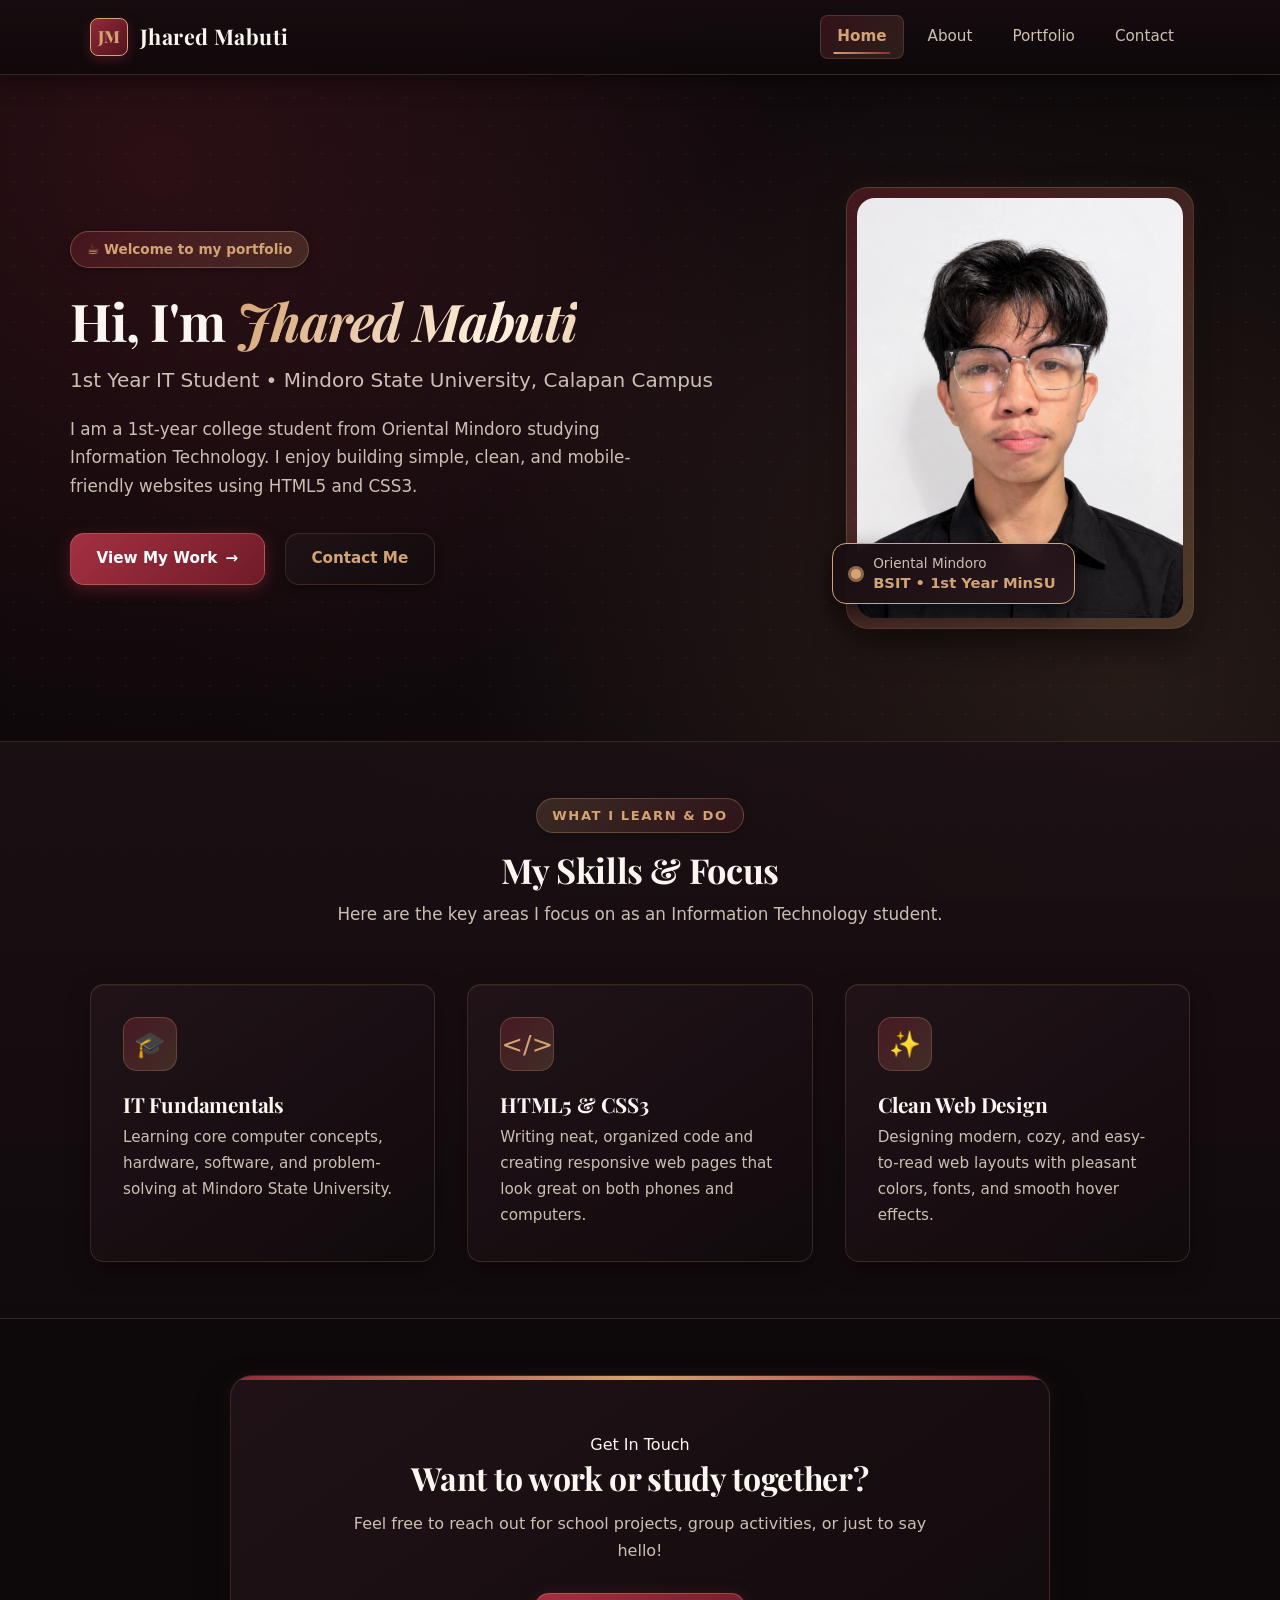
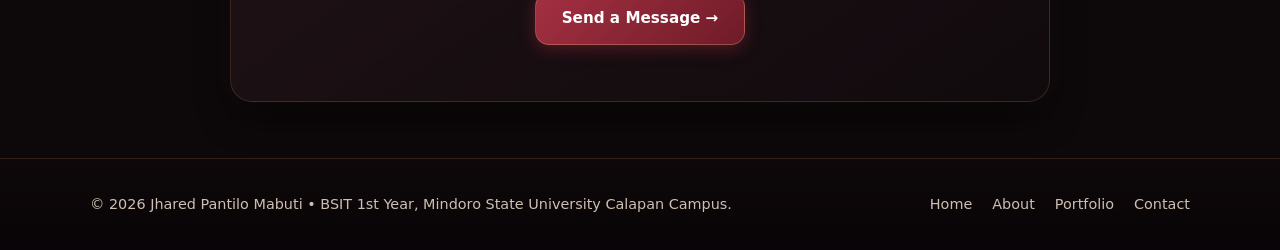
<file: index.html>
<!DOCTYPE html>
<html lang="en">
<head>
  <meta charset="UTF-8">
  <meta name="viewport" content="width=device-width, initial-scale=1.0">
  <meta name="description" content="Personal online portfolio of Jhared Pantilo Mabuti — 1st Year IT Student at Mindoro State University, Calapan Campus.">
  <title>Jhared Pantilo Mabuti | Personal Portfolio</title>
  
  <!-- Google Fonts -->
  <link rel="preconnect" href="https://fonts.googleapis.com">
  <link rel="preconnect" href="https://fonts.gstatic.com" crossorigin>
  <link href="https://fonts.googleapis.com/css2?family=Playfair+Display:ital,wght@0,500;0,700;1,500;1,700&display=swap" rel="stylesheet">

  <!-- External Stylesheet (Checks css/style.css) -->
  <link rel="stylesheet" href="css/style.css">
</head>
<body>

  <!-- =========================================================================
       HEADER & NAVIGATION
       ========================================================================= -->
  <header class="site-header">
    <div class="container navbar">
      <a href="index.html" class="brand-logo" aria-label="Jhared Pantilo Mabuti Home">
        <span class="logo-icon">JM</span>
        <span>Jhared Mabuti</span>
      </a>

      <nav aria-label="Main Navigation">
        <ul class="nav-menu">
          <li><a href="index.html" class="nav-link active">Home</a></li>
          <li><a href="about.html" class="nav-link">About</a></li>
          <li><a href="portfolio.html" class="nav-link">Portfolio</a></li>
          <li><a href="contact.html" class="nav-link">Contact</a></li>
        </ul>
      </nav>
    </div>
  </header>

  <!-- =========================================================================
       MAIN CONTENT: HOMEPAGE
       ========================================================================= -->
  <main>
    <!-- HERO SECTION -->
    <section class="section hero-section" aria-labelledby="hero-heading">
      <div class="container hero">
        
        <!-- Left Column: Simple & Clear Introduction -->
        <div class="hero-content">
          <span class="hero-tag">☕ Welcome to my portfolio</span>
          <h1 id="hero-heading" class="hero-title">
            Hi, I'm <span class="highlight">Jhared Mabuti</span>
          </h1>
          <p class="hero-subtitle">
            1st Year IT Student &bull; Mindoro State University, Calapan Campus
          </p>
          <p class="hero-bio">
            I am a 1st-year college student from Oriental Mindoro studying Information Technology. 
            I enjoy building simple, clean, and mobile-friendly websites using HTML5 and CSS3.
          </p>
          
          <div class="hero-actions">
            <a href="portfolio.html" class="btn btn-primary">
              <span>View My Work</span>
              <span aria-hidden="true">&rarr;</span>
            </a>
            <a href="contact.html" class="btn btn-secondary">
              <span>Contact Me</span>
            </a>
          </div>
        </div>

        <!-- Right Column: Profile Photo Card -->
        <div class="hero-image-wrapper">
          <div class="profile-card">
            <img 
              src="assets/images/jhared-mabuti.jpg" 
              alt="Portrait of Jhared Pantilo Mabuti" 
              class="profile-img"
              width="320" 
              height="420"
            >
            <div class="experience-badge" aria-label="Status: 1st Year IT Student based in Oriental Mindoro">
              <span class="pulse-dot" aria-hidden="true"></span>
              <span>Oriental Mindoro<br><strong>BSIT &bull; 1st Year MinSU</strong></span>
            </div>
          </div>
        </div>

      </div>
    </section>

    <!-- WHAT I DO / CORE SKILLS -->
    <section class="section" aria-labelledby="skills-heading" style="background: linear-gradient(180deg, var(--bg-surface) 0%, rgba(18, 11, 14, 0.95) 100%); border-top: 1px solid var(--border-color); border-bottom: 1px solid var(--border-color);">
      <div class="container">
        
        <div class="section-header">
          <span class="subtitle">What I Learn &amp; Do</span>
          <h2 id="skills-heading">My Skills &amp; Focus</h2>
          <p>Here are the key areas I focus on as an Information Technology student.</p>
        </div>

        <div class="features-grid">
          
          <!-- Card 1 -->
          <article class="feature-card">
            <div class="feature-icon" aria-hidden="true">🎓</div>
            <h3>IT Fundamentals</h3>
            <p>
              Learning core computer concepts, hardware, software, and problem-solving at Mindoro State University.
            </p>
          </article>

          <!-- Card 2 -->
          <article class="feature-card">
            <div class="feature-icon" aria-hidden="true">&lt;/&gt;</div>
            <h3>HTML5 &amp; CSS3</h3>
            <p>
              Writing neat, organized code and creating responsive web pages that look great on both phones and computers.
            </p>
          </article>

          <!-- Card 3 -->
          <article class="feature-card">
            <div class="feature-icon" aria-hidden="true">✨</div>
            <h3>Clean Web Design</h3>
            <p>
              Designing modern, cozy, and easy-to-read web layouts with pleasant colors, fonts, and smooth hover effects.
            </p>
          </article>

        </div>
      </div>
    </section>

    <!-- CALL-TO-ACTION BANNER -->
    <section class="section" aria-labelledby="cta-heading">
      <div class="container">
        <div class="contact-form-wrapper" style="text-align: center; max-width: 820px; margin: 0 auto;">
          <span class="subtitle" style="margin-bottom: 0.75rem;">Get In Touch</span>
          <h2 id="cta-heading" style="font-size: 2rem; margin-bottom: 0.75rem;">Want to work or study together?</h2>
          <p style="margin-bottom: 1.75rem; max-width: 580px; margin-left: auto; margin-right: auto;">
            Feel free to reach out for school projects, group activities, or just to say hello!
          </p>
          <a href="contact.html" class="btn btn-primary">Send a Message &rarr;</a>
        </div>
      </div>
    </section>
  </main>

  <!-- =========================================================================
       SITE FOOTER
       ========================================================================= -->
  <footer class="site-footer">
    <div class="container footer-content">
      <p class="footer-copyright">
        &copy; 2026 Jhared Pantilo Mabuti &bull; BSIT 1st Year, Mindoro State University Calapan Campus.
      </p>
      <ul class="footer-links">
        <li><a href="index.html" class="footer-link">Home</a></li>
        <li><a href="about.html" class="footer-link">About</a></li>
        <li><a href="portfolio.html" class="footer-link">Portfolio</a></li>
        <li><a href="contact.html" class="footer-link">Contact</a></li>
      </ul>
    </div>
  </footer>

</body>
</html>
</file>
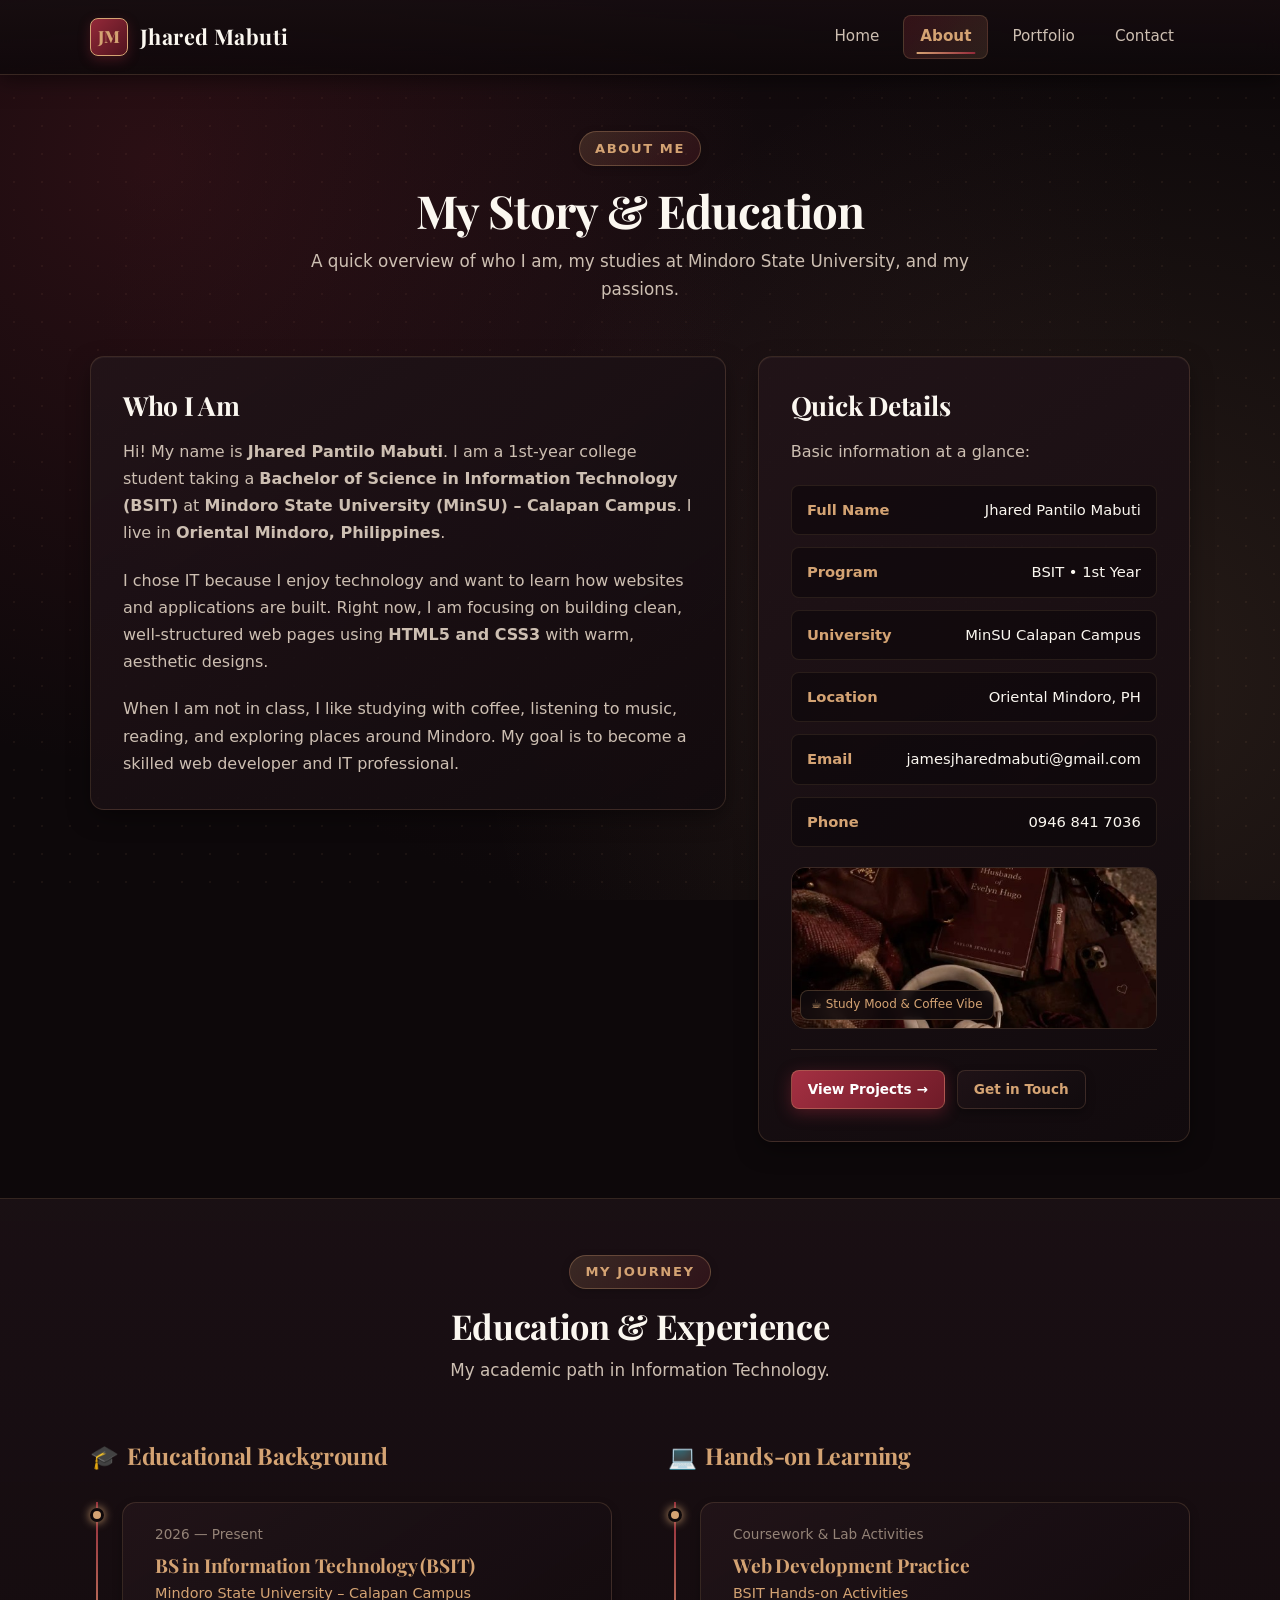
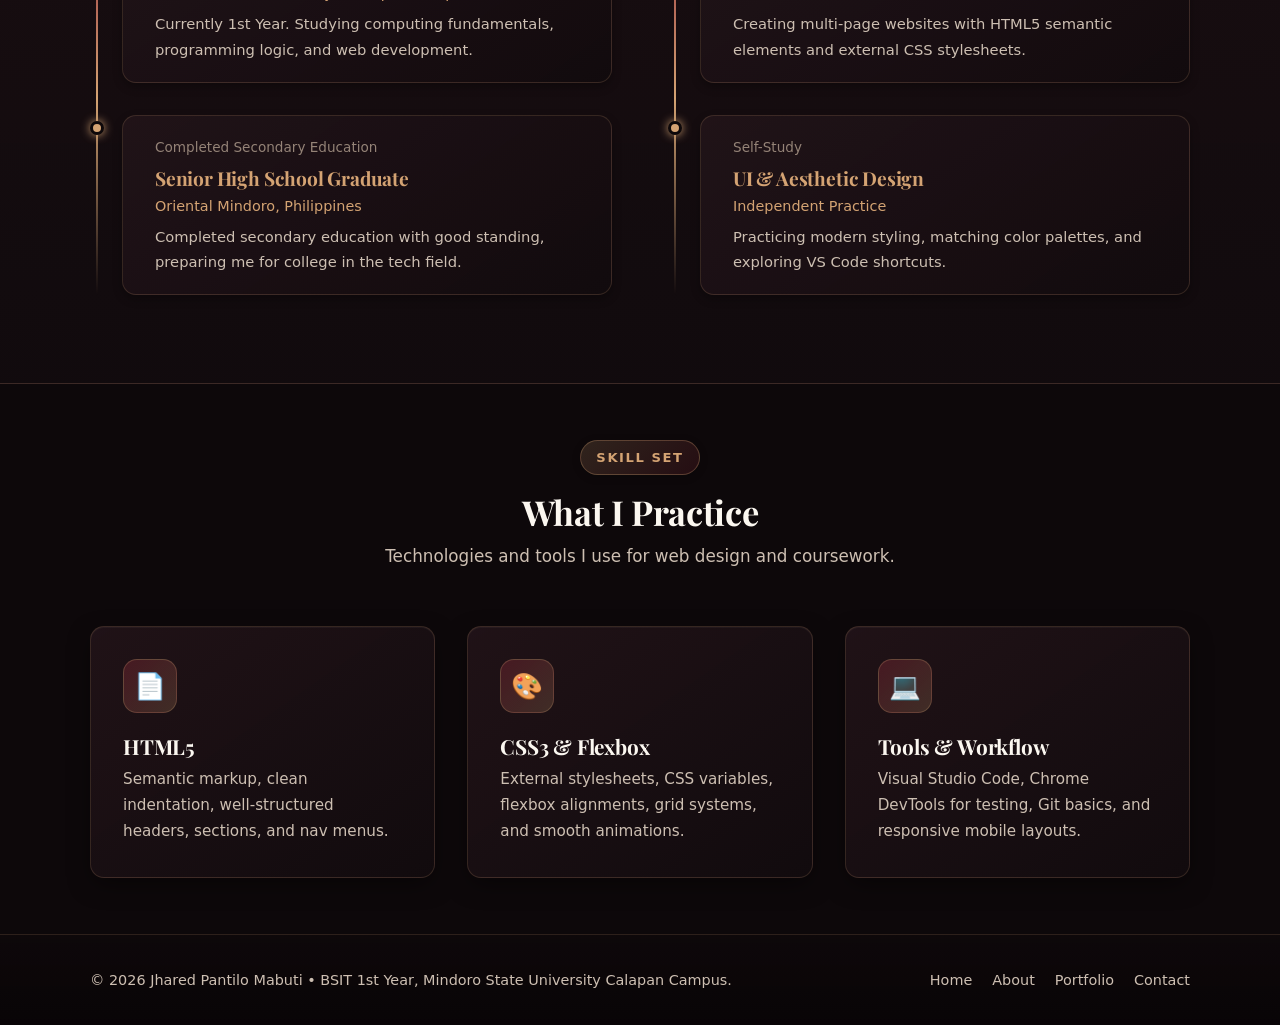
<file: about.html>
<!DOCTYPE html>
<html lang="en">
<head>
  <meta charset="UTF-8">
  <meta name="viewport" content="width=device-width, initial-scale=1.0">
  <meta name="description" content="About Jhared Pantilo Mabuti — 1st Year BSIT Student at Mindoro State University Calapan Campus.">
  <title>About Me | Jhared Pantilo Mabuti</title>
  
  <link rel="preconnect" href="https://fonts.googleapis.com">
  <link rel="preconnect" href="https://fonts.gstatic.com" crossorigin>
  <link href="https://fonts.googleapis.com/css2?family=Playfair+Display:ital,wght@0,500;0,700;1,500;1,700&display=swap" rel="stylesheet">

  <link rel="stylesheet" href="css/style.css">
</head>
<body>

  <!-- =========================================================================
       HEADER & NAVIGATION
       ========================================================================= -->
  <header class="site-header">
    <div class="container navbar">
      <a href="index.html" class="brand-logo" aria-label="Jhared Pantilo Mabuti Home">
        <span class="logo-icon">JM</span>
        <span>Jhared Mabuti</span>
      </a>

      <nav aria-label="Main Navigation">
        <ul class="nav-menu">
          <li><a href="index.html" class="nav-link">Home</a></li>
          <li><a href="about.html" class="nav-link active">About</a></li>
          <li><a href="portfolio.html" class="nav-link">Portfolio</a></li>
          <li><a href="contact.html" class="nav-link">Contact</a></li>
        </ul>
      </nav>
    </div>
  </header>

  <!-- =========================================================================
       MAIN CONTENT: ABOUT ME
       ========================================================================= -->
  <main>
    <!-- PAGE TITLE BANNER -->
    <section class="section" style="padding-bottom: 0;">
      <div class="container">
        <div class="section-header" style="margin-bottom: var(--spacing-lg);">
          <span class="subtitle">About Me</span>
          <h1>My Story &amp; Education</h1>
          <p>
            A quick overview of who I am, my studies at Mindoro State University, and my passions.
          </p>
        </div>
      </div>
    </section>

    <!-- BIOGRAPHY & PERSONAL OVERVIEW -->
    <section class="section" style="padding-top: var(--spacing-md);" aria-labelledby="bio-heading">
      <div class="container">
        <div class="about-intro-grid">
          
          <!-- Narrative Article: Simple & Direct -->
          <article class="bio-card">
            <h2 id="bio-heading" style="font-size: 1.65rem; margin-bottom: 1rem;">Who I Am</h2>
            <p>
              Hi! My name is <strong>Jhared Pantilo Mabuti</strong>. I am a 1st-year college student taking a 
              <strong>Bachelor of Science in Information Technology (BSIT)</strong> at 
              <strong>Mindoro State University (MinSU) &ndash; Calapan Campus</strong>. I live in 
              <strong>Oriental Mindoro, Philippines</strong>.
            </p>
            <p>
              I chose IT because I enjoy technology and want to learn how websites and applications are built. 
              Right now, I am focusing on building clean, well-structured web pages using 
              <strong>HTML5 and CSS3</strong> with warm, aesthetic designs.
            </p>
            <p style="margin-bottom: 0;">
              When I am not in class, I like studying with coffee, listening to music, reading, 
              and exploring places around Mindoro. My goal is to become a skilled web developer and IT professional.
            </p>
          </article>

          <!-- Quick Facts Aside -->
          <aside class="bio-card" aria-label="Personal quick facts">
            <h2 style="font-size: 1.65rem; margin-bottom: 1rem;">Quick Details</h2>
            <p style="margin-bottom: 0.5rem;">Basic information at a glance:</p>
            
            <ul class="quick-facts">
              <li>
                <strong>Full Name</strong>
                <span>Jhared Pantilo Mabuti</span>
              </li>
              <li>
                <strong>Program</strong>
                <span>BSIT &bull; 1st Year</span>
              </li>
              <li>
                <strong>University</strong>
                <span>MinSU Calapan Campus</span>
              </li>
              <li>
                <strong>Location</strong>
                <span>Oriental Mindoro, PH</span>
              </li>
              <li>
                <strong>Email</strong>
                <span>jamesjharedmabuti@gmail.com</span>
              </li>
              <li>
                <strong>Phone</strong>
                <span>0946 841 7036</span>
              </li>
            </ul>

            <!-- Study Vibe Photo Card -->
            <div style="margin-top: 1.25rem; border-radius: var(--radius-md); overflow: hidden; border: 1px solid var(--border-color); position: relative;">
              <img 
                src="assets/images/aesthetic-vibes.jpg" 
                alt="Jhared's cozy study aesthetic with warm coffee and books"
                style="width: 100%; height: 160px; object-fit: cover;"
              >
              <div style="position: absolute; bottom: 8px; left: 8px; background: rgba(17, 11, 13, 0.85); backdrop-filter: blur(4px); padding: 0.25rem 0.65rem; border-radius: var(--radius-sm); font-size: 0.75rem; color: var(--accent-gold); border: 1px solid rgba(212, 163, 115, 0.25);">
                ☕ Study Mood &amp; Coffee Vibe
              </div>
            </div>

            <div style="margin-top: 1.25rem; padding-top: 1.25rem; border-top: 1px solid var(--border-color); display: flex; gap: 0.75rem; flex-wrap: wrap;">
              <a href="portfolio.html" class="btn btn-primary btn-sm">View Projects &rarr;</a>
              <a href="contact.html" class="btn btn-secondary btn-sm">Get in Touch</a>
            </div>
          </aside>

        </div>
      </div>
    </section>

    <!-- EDUCATION SECTION -->
    <section class="section" style="background: linear-gradient(180deg, var(--bg-surface) 0%, rgba(18, 11, 14, 0.95) 100%); border-top: 1px solid var(--border-color); border-bottom: 1px solid var(--border-color);" aria-labelledby="timeline-heading">
      <div class="container">
        
        <div class="section-header">
          <span class="subtitle">My Journey</span>
          <h2 id="timeline-heading">Education &amp; Experience</h2>
          <p>My academic path in Information Technology.</p>
        </div>

        <div style="display: grid; grid-template-columns: 1fr 1fr; gap: var(--spacing-xl);">
          
          <!-- Column 1: School Education -->
          <div>
            <h3 style="display: flex; align-items: center; gap: 0.5rem; margin-bottom: 1.25rem; color: var(--accent-gold);">
              <span>🎓</span> Educational Background
            </h3>
            
            <div class="timeline" role="list">
              <div class="timeline-item" role="listitem">
                <div class="timeline-card">
                  <span class="timeline-date">2026 &mdash; Present</span>
                  <h3>BS in Information Technology (BSIT)</h3>
                  <p style="color: var(--accent-gold); font-size: 0.9rem; margin-bottom: 0.35rem;">Mindoro State University &ndash; Calapan Campus</p>
                  <p style="font-size: 0.92rem; margin-bottom: 0;">Currently 1st Year. Studying computing fundamentals, programming logic, and web development.</p>
                </div>
              </div>

              <div class="timeline-item" role="listitem">
                <div class="timeline-card">
                  <span class="timeline-date">Completed Secondary Education</span>
                  <h3>Senior High School Graduate</h3>
                  <p style="color: var(--accent-gold); font-size: 0.9rem; margin-bottom: 0.35rem;">Oriental Mindoro, Philippines</p>
                  <p style="font-size: 0.92rem; margin-bottom: 0;">Completed secondary education with good standing, preparing me for college in the tech field.</p>
                </div>
              </div>
            </div>
          </div>

          <!-- Column 2: Hands-on Practice -->
          <div>
            <h3 style="display: flex; align-items: center; gap: 0.5rem; margin-bottom: 1.25rem; color: var(--accent-gold);">
              <span>💻</span> Hands-on Learning
            </h3>

            <div class="timeline" role="list">
              <div class="timeline-item" role="listitem">
                <div class="timeline-card">
                  <span class="timeline-date">Coursework &amp; Lab Activities</span>
                  <h3>Web Development Practice</h3>
                  <p style="color: var(--accent-gold); font-size: 0.9rem; margin-bottom: 0.35rem;">BSIT Hands-on Activities</p>
                  <p style="font-size: 0.92rem; margin-bottom: 0;">Creating multi-page websites with HTML5 semantic elements and external CSS stylesheets.</p>
                </div>
              </div>

              <div class="timeline-item" role="listitem">
                <div class="timeline-card">
                  <span class="timeline-date">Self-Study</span>
                  <h3>UI &amp; Aesthetic Design</h3>
                  <p style="color: var(--accent-gold); font-size: 0.9rem; margin-bottom: 0.35rem;">Independent Practice</p>
                  <p style="font-size: 0.92rem; margin-bottom: 0;">Practicing modern styling, matching color palettes, and exploring VS Code shortcuts.</p>
                </div>
              </div>
            </div>
          </div>

        </div>
      </div>
    </section>

    <!-- SKILLS MATRIX -->
    <section class="section" aria-labelledby="skills-heading">
      <div class="container">
        
        <div class="section-header">
          <span class="subtitle">Skill Set</span>
          <h2 id="skills-heading">What I Practice</h2>
          <p>Technologies and tools I use for web design and coursework.</p>
        </div>

        <div class="features-grid">
          <article class="feature-card">
            <div class="feature-icon" aria-hidden="true">📄</div>
            <h3>HTML5</h3>
            <p>Semantic markup, clean indentation, well-structured headers, sections, and nav menus.</p>
          </article>

          <article class="feature-card">
            <div class="feature-icon" aria-hidden="true">🎨</div>
            <h3>CSS3 &amp; Flexbox</h3>
            <p>External stylesheets, CSS variables, flexbox alignments, grid systems, and smooth animations.</p>
          </article>

          <article class="feature-card">
            <div class="feature-icon" aria-hidden="true">💻</div>
            <h3>Tools &amp; Workflow</h3>
            <p>Visual Studio Code, Chrome DevTools for testing, Git basics, and responsive mobile layouts.</p>
          </article>
        </div>

      </div>
    </section>
  </main>

  <!-- =========================================================================
       SITE FOOTER
       ========================================================================= -->
  <footer class="site-footer">
    <div class="container footer-content">
      <p class="footer-copyright">
        &copy; 2026 Jhared Pantilo Mabuti &bull; BSIT 1st Year, Mindoro State University Calapan Campus.
      </p>
      <ul class="footer-links">
        <li><a href="index.html" class="footer-link">Home</a></li>
        <li><a href="about.html" class="footer-link">About</a></li>
        <li><a href="portfolio.html" class="footer-link">Portfolio</a></li>
        <li><a href="contact.html" class="footer-link">Contact</a></li>
      </ul>
    </div>
  </footer>

</body>
</html>
</file>
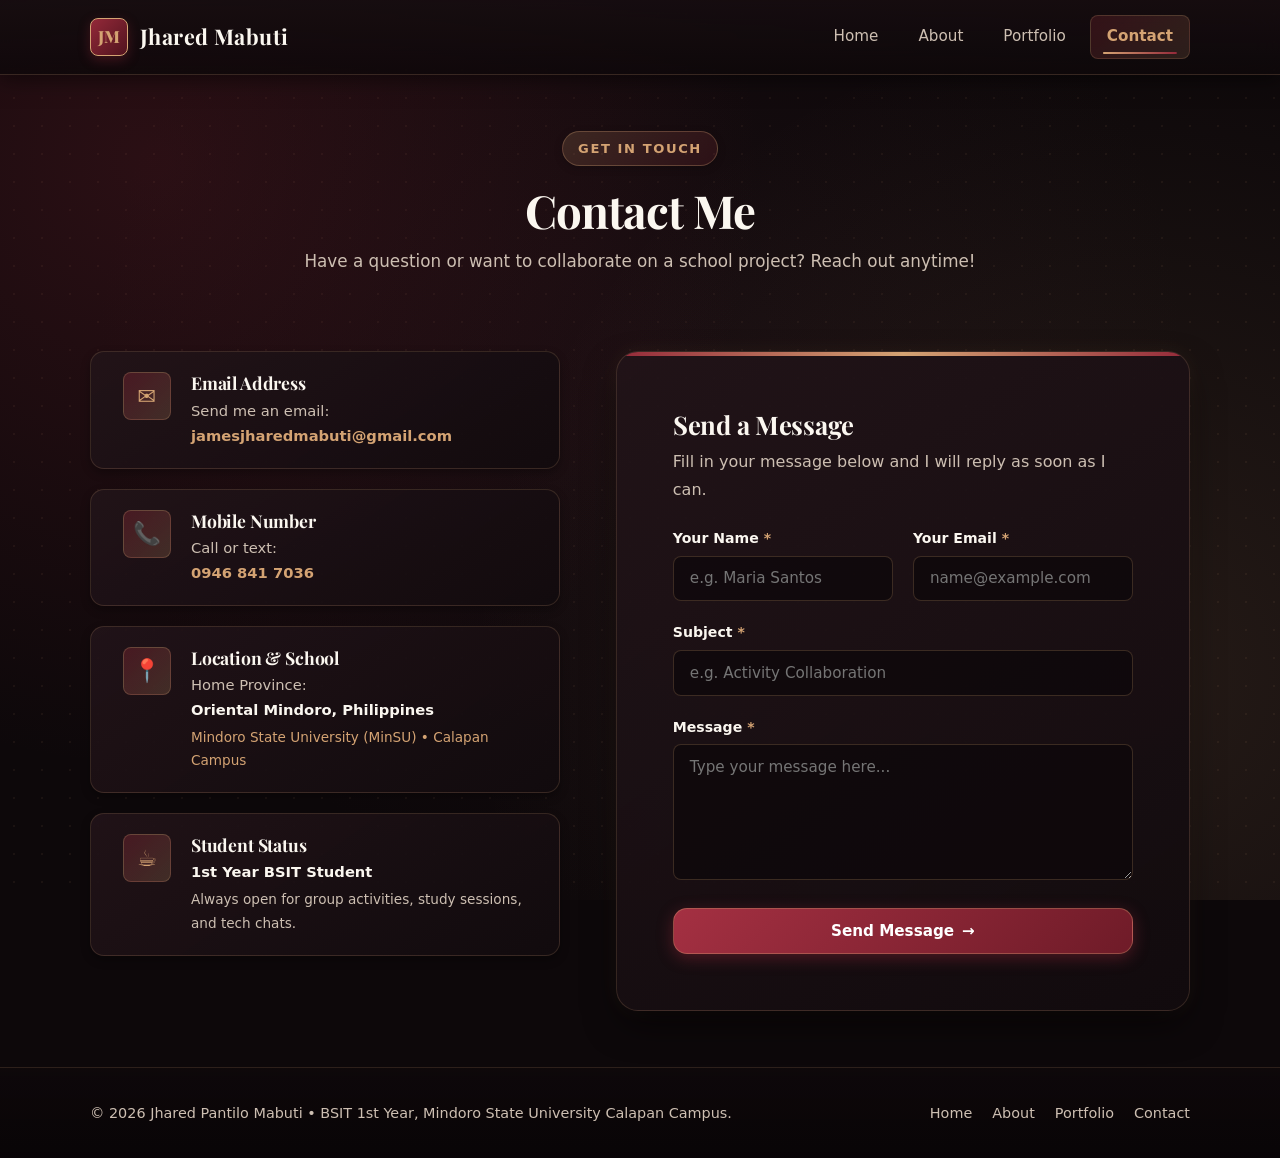
<file: contact.html>
<!DOCTYPE html>
<html lang="en">
<head>
  <meta charset="UTF-8">
  <meta name="viewport" content="width=device-width, initial-scale=1.0">
  <meta name="description" content="Contact Jhared Pantilo Mabuti — 1st Year BSIT Student at Mindoro State University, Calapan Campus.">
  <title>Contact | Jhared Pantilo Mabuti</title>
  
  <link rel="preconnect" href="https://fonts.googleapis.com">
  <link rel="preconnect" href="https://fonts.gstatic.com" crossorigin>
  <link href="https://fonts.googleapis.com/css2?family=Playfair+Display:ital,wght@0,500;0,700;1,500;1,700&display=swap" rel="stylesheet">

  <link rel="stylesheet" href="css/style.css">
</head>
<body>

  <!-- =========================================================================
       HEADER & NAVIGATION
       ========================================================================= -->
  <header class="site-header">
    <div class="container navbar">
      <a href="index.html" class="brand-logo" aria-label="Jhared Pantilo Mabuti Home">
        <span class="logo-icon">JM</span>
        <span>Jhared Mabuti</span>
      </a>

      <nav aria-label="Main Navigation">
        <ul class="nav-menu">
          <li><a href="index.html" class="nav-link">Home</a></li>
          <li><a href="about.html" class="nav-link">About</a></li>
          <li><a href="portfolio.html" class="nav-link">Portfolio</a></li>
          <li><a href="contact.html" class="nav-link active">Contact</a></li>
        </ul>
      </nav>
    </div>
  </header>

  <!-- =========================================================================
       MAIN CONTENT: CONTACT
       ========================================================================= -->
  <main>
    <!-- PAGE TITLE BANNER -->
    <section class="section" style="padding-bottom: 0;">
      <div class="container">
        <div class="section-header">
          <span class="subtitle">Get In Touch</span>
          <h1>Contact Me</h1>
          <p>
            Have a question or want to collaborate on a school project? Reach out anytime!
          </p>
        </div>
      </div>
    </section>

    <!-- CONTACT DETAILS & FORM SECTION -->
    <section class="section" style="padding-top: var(--spacing-md);" aria-labelledby="contact-heading">
      <div class="container">
        <h2 id="contact-heading" style="position: absolute; width: 1px; height: 1px; padding: 0; margin: -1px; overflow: hidden; clip: rect(0, 0, 0, 0); border: 0;">
          Contact Information and Message Form
        </h2>

        <div class="contact-layout">
          
          <!-- LEFT COLUMN: Contact Information Cards -->
          <div class="contact-info-panel">
            
            <!-- Email Card -->
            <div class="contact-info-card">
              <div class="contact-icon" aria-hidden="true">✉️</div>
              <div class="contact-card-content">
                <h4>Email Address</h4>
                <p>Send me an email:</p>
                <p>
                  <a href="mailto:jamesjharedmabuti@gmail.com" style="font-weight: 600; color: var(--accent-gold);">
                    jamesjharedmabuti@gmail.com
                  </a>
                </p>
              </div>
            </div>

            <!-- Phone Card -->
            <div class="contact-info-card">
              <div class="contact-icon" aria-hidden="true">📞</div>
              <div class="contact-card-content">
                <h4>Mobile Number</h4>
                <p>Call or text:</p>
                <p>
                  <a href="tel:09468417036" style="font-weight: 600; color: var(--accent-gold);">
                    0946 841 7036
                  </a>
                </p>
              </div>
            </div>

            <!-- Location Card -->
            <div class="contact-info-card">
              <div class="contact-icon" aria-hidden="true">📍</div>
              <div class="contact-card-content">
                <h4>Location &amp; School</h4>
                <p>Home Province:</p>
                <p style="font-weight: 600; color: var(--text-main);">
                  Oriental Mindoro, Philippines
                </p>
                <p style="font-size: 0.85rem; color: var(--accent-gold); margin-top: 0.25rem;">
                  Mindoro State University (MinSU) &bull; Calapan Campus
                </p>
              </div>
            </div>

            <!-- Student Note Card -->
            <div class="contact-info-card">
              <div class="contact-icon" aria-hidden="true">☕</div>
              <div class="contact-card-content">
                <h4>Student Status</h4>
                <p style="font-weight: 600; color: var(--text-main);">
                  1st Year BSIT Student
                </p>
                <p style="font-size: 0.85rem; color: var(--text-muted); margin-top: 0.25rem;">
                  Always open for group activities, study sessions, and tech chats.
                </p>
              </div>
            </div>

          </div>

          <!-- RIGHT COLUMN: Contact Form -->
          <div class="contact-form-wrapper">
            <h3 style="font-family: var(--font-serif); font-size: 1.6rem; margin-bottom: 0.5rem;">Send a Message</h3>
            <p style="margin-bottom: 1.5rem;">
              Fill in your message below and I will reply as soon as I can.
            </p>

            <form action="#" method="POST" aria-label="Jhared Mabuti Contact Form">
              
              <div class="form-row">
                <div class="form-group">
                  <label for="full-name" class="form-label">Your Name <span style="color: var(--accent-gold);">*</span></label>
                  <input 
                    type="text" 
                    id="full-name" 
                    name="name" 
                    class="form-input" 
                    placeholder="e.g. Maria Santos" 
                    required 
                    autocomplete="name"
                  >
                </div>

                <div class="form-group">
                  <label for="email-address" class="form-label">Your Email <span style="color: var(--accent-gold);">*</span></label>
                  <input 
                    type="email" 
                    id="email-address" 
                    name="email" 
                    class="form-input" 
                    placeholder="name@example.com" 
                    required 
                    autocomplete="email"
                  >
                </div>
              </div>

              <div class="form-group">
                <label for="message-subject" class="form-label">Subject <span style="color: var(--accent-gold);">*</span></label>
                <input 
                  type="text" 
                  id="message-subject" 
                  name="subject" 
                  class="form-input" 
                  placeholder="e.g. Activity Collaboration" 
                  required
                >
              </div>

              <div class="form-group">
                <label for="user-message" class="form-label">Message <span style="color: var(--accent-gold);">*</span></label>
                <textarea 
                  id="user-message" 
                  name="message" 
                  class="form-input" 
                  rows="6" 
                  placeholder="Type your message here..." 
                  required
                ></textarea>
              </div>

              <button type="submit" class="btn btn-primary" style="width: 100%;">
                <span>Send Message</span>
                <span class="arrow" aria-hidden="true">&rarr;</span>
              </button>

            </form>
          </div>

        </div>
      </div>
    </section>

  </main>

  <!-- =========================================================================
       SITE FOOTER
       ========================================================================= -->
  <footer class="site-footer">
    <div class="container footer-content">
      <p class="footer-copyright">
        &copy; 2026 Jhared Pantilo Mabuti &bull; BSIT 1st Year, Mindoro State University Calapan Campus.
      </p>
      <ul class="footer-links">
        <li><a href="index.html" class="footer-link">Home</a></li>
        <li><a href="about.html" class="footer-link">About</a></li>
        <li><a href="portfolio.html" class="footer-link">Portfolio</a></li>
        <li><a href="contact.html" class="footer-link">Contact</a></li>
      </ul>
    </div>
  </footer>

</body>
</html>
</file>
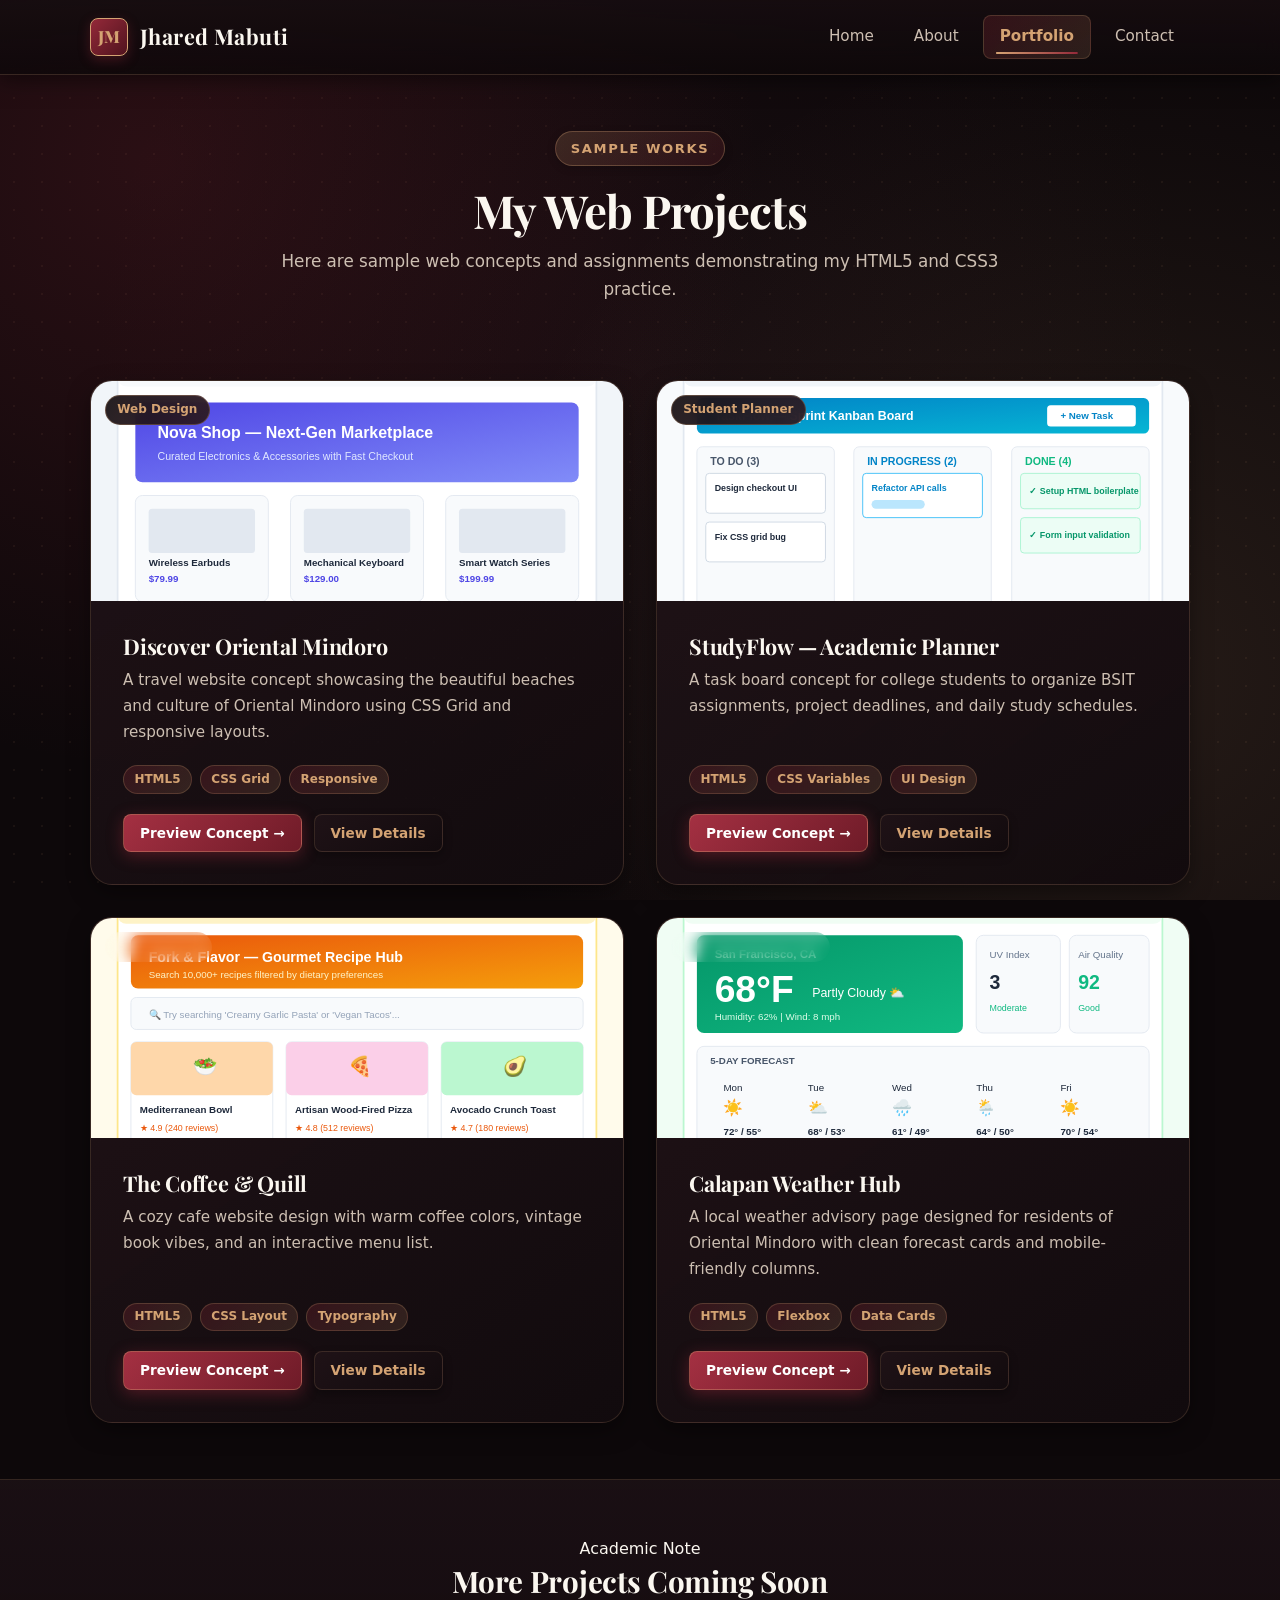
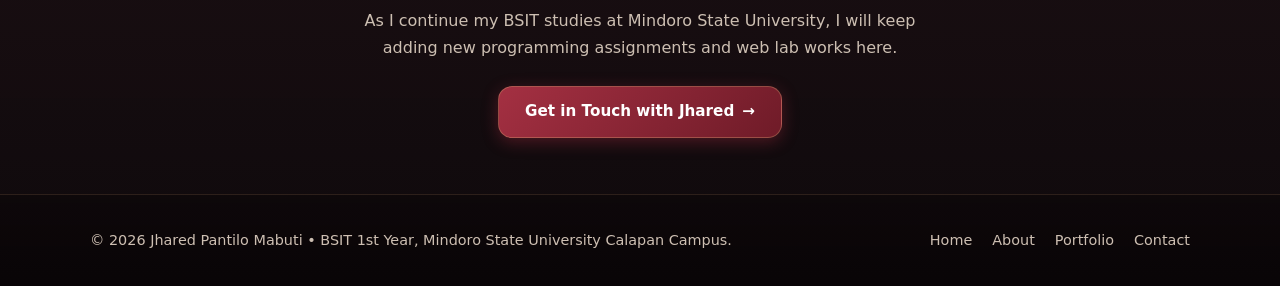
<file: portfolio.html>
<!DOCTYPE html>
<html lang="en">
<head>
  <meta charset="UTF-8">
  <meta name="viewport" content="width=device-width, initial-scale=1.0">
  <meta name="description" content="Projects and sample web works by Jhared Pantilo Mabuti — 1st Year BSIT Student.">
  <title>Portfolio | Jhared Pantilo Mabuti</title>
  
  <link rel="preconnect" href="https://fonts.googleapis.com">
  <link rel="preconnect" href="https://fonts.gstatic.com" crossorigin>
  <link href="https://fonts.googleapis.com/css2?family=Playfair+Display:ital,wght@0,500;0,700;1,500;1,700&display=swap" rel="stylesheet">

  <link rel="stylesheet" href="css/style.css">
</head>
<body>

  <!-- =========================================================================
       HEADER & NAVIGATION
       ========================================================================= -->
  <header class="site-header">
    <div class="container navbar">
      <a href="index.html" class="brand-logo" aria-label="Jhared Pantilo Mabuti Home">
        <span class="logo-icon">JM</span>
        <span>Jhared Mabuti</span>
      </a>

      <nav aria-label="Main Navigation">
        <ul class="nav-menu">
          <li><a href="index.html" class="nav-link">Home</a></li>
          <li><a href="about.html" class="nav-link">About</a></li>
          <li><a href="portfolio.html" class="nav-link active">Portfolio</a></li>
          <li><a href="contact.html" class="nav-link">Contact</a></li>
        </ul>
      </nav>
    </div>
  </header>

  <!-- =========================================================================
       MAIN CONTENT: PORTFOLIO
       ========================================================================= -->
  <main>
    <!-- PAGE TITLE BANNER -->
    <section class="section" style="padding-bottom: 0;">
      <div class="container">
        <div class="section-header">
          <span class="subtitle">Sample Works</span>
          <h1>My Web Projects</h1>
          <p>
            Here are sample web concepts and assignments demonstrating my HTML5 and CSS3 practice.
          </p>
        </div>
      </div>
    </section>

    <!-- PROJECTS GALLERY SECTION -->
    <section class="section" style="padding-top: var(--spacing-md);" aria-labelledby="projects-heading">
      <div class="container">
        <h2 id="projects-heading" style="position: absolute; width: 1px; height: 1px; padding: 0; margin: -1px; overflow: hidden; clip: rect(0, 0, 0, 0); border: 0;">
          Selected Student Web Projects
        </h2>

        <div class="portfolio-grid">
          
          <!-- PROJECT 1 -->
          <article class="project-card">
            <div class="project-media">
              <span class="project-category-tag">Web Design</span>
              <img 
                src="assets/images/project-1.svg" 
                alt="Oriental Mindoro tourism website preview" 
                loading="lazy"
                width="600" 
                height="350"
              >
            </div>
            <div class="project-body">
              <h3 class="project-title">Discover Oriental Mindoro</h3>
              <p class="project-description">
                A travel website concept showcasing the beautiful beaches and culture of Oriental Mindoro using CSS Grid and responsive layouts.
              </p>
              
              <div class="tech-tags" aria-label="Technologies used">
                <span class="tech-tag">HTML5</span>
                <span class="tech-tag">CSS Grid</span>
                <span class="tech-tag">Responsive</span>
              </div>

              <div class="project-actions">
                <a href="#demo" class="btn btn-primary btn-sm">Preview Concept &rarr;</a>
                <a href="#code" class="btn btn-secondary btn-sm">View Details</a>
              </div>
            </div>
          </article>

          <!-- PROJECT 2 -->
          <article class="project-card">
            <div class="project-media">
              <span class="project-category-tag">Student Planner</span>
              <img 
                src="assets/images/project-2.svg" 
                alt="StudyFlow planner preview" 
                loading="lazy"
                width="600" 
                height="350"
              >
            </div>
            <div class="project-body">
              <h3 class="project-title">StudyFlow &mdash; Academic Planner</h3>
              <p class="project-description">
                A task board concept for college students to organize BSIT assignments, project deadlines, and daily study schedules.
              </p>
              
              <div class="tech-tags" aria-label="Technologies used">
                <span class="tech-tag">HTML5</span>
                <span class="tech-tag">CSS Variables</span>
                <span class="tech-tag">UI Design</span>
              </div>

              <div class="project-actions">
                <a href="#demo" class="btn btn-primary btn-sm">Preview Concept &rarr;</a>
                <a href="#code" class="btn btn-secondary btn-sm">View Details</a>
              </div>
            </div>
          </article>

          <!-- PROJECT 3 -->
          <article class="project-card">
            <div class="project-media">
              <span class="project-category-tag">Aesthetic UI</span>
              <img 
                src="assets/images/project-3.svg" 
                alt="The Coffee and Quill cafe website preview" 
                loading="lazy"
                width="600" 
                height="350"
              >
            </div>
            <div class="project-body">
              <h3 class="project-title">The Coffee &amp; Quill</h3>
              <p class="project-description">
                A cozy cafe website design with warm coffee colors, vintage book vibes, and an interactive menu list.
              </p>
              
              <div class="tech-tags" aria-label="Technologies used">
                <span class="tech-tag">HTML5</span>
                <span class="tech-tag">CSS Layout</span>
                <span class="tech-tag">Typography</span>
              </div>

              <div class="project-actions">
                <a href="#demo" class="btn btn-primary btn-sm">Preview Concept &rarr;</a>
                <a href="#code" class="btn btn-secondary btn-sm">View Details</a>
              </div>
            </div>
          </article>

          <!-- PROJECT 4 -->
          <article class="project-card">
            <div class="project-media">
              <span class="project-category-tag">Weather Dashboard</span>
              <img 
                src="assets/images/project-4.svg" 
                alt="Calapan Weather dashboard preview" 
                loading="lazy"
                width="600" 
                height="350"
              >
            </div>
            <div class="project-body">
              <h3 class="project-title">Calapan Weather Hub</h3>
              <p class="project-description">
                A local weather advisory page designed for residents of Oriental Mindoro with clean forecast cards and mobile-friendly columns.
              </p>
              
              <div class="tech-tags" aria-label="Technologies used">
                <span class="tech-tag">HTML5</span>
                <span class="tech-tag">Flexbox</span>
                <span class="tech-tag">Data Cards</span>
              </div>

              <div class="project-actions">
                <a href="#demo" class="btn btn-primary btn-sm">Preview Concept &rarr;</a>
                <a href="#code" class="btn btn-secondary btn-sm">View Details</a>
              </div>
            </div>
          </article>

        </div>
      </div>
    </section>

    <!-- SECTION CALLOUT -->
    <section class="section" style="background: linear-gradient(180deg, var(--bg-surface) 0%, rgba(18, 11, 14, 0.95) 100%); border-top: 1px solid var(--border-color); text-align: center;">
      <div class="container">
        <span class="subtitle" style="margin-bottom: 0.5rem;">Academic Note</span>
        <h2 style="font-size: 1.85rem; margin-bottom: 0.5rem;">More Projects Coming Soon</h2>
        <p style="max-width: 600px; margin: 0 auto 1.5rem auto;">
          As I continue my BSIT studies at Mindoro State University, I will keep adding new programming assignments and web lab works here.
        </p>
        <a href="contact.html" class="btn btn-primary">
          <span>Get in Touch with Jhared</span>
          <span aria-hidden="true">&rarr;</span>
        </a>
      </div>
    </section>

  </main>

  <!-- =========================================================================
       SITE FOOTER
       ========================================================================= -->
  <footer class="site-footer">
    <div class="container footer-content">
      <p class="footer-copyright">
        &copy; 2026 Jhared Pantilo Mabuti &bull; BSIT 1st Year, Mindoro State University Calapan Campus.
      </p>
      <ul class="footer-links">
        <li><a href="index.html" class="footer-link">Home</a></li>
        <li><a href="about.html" class="footer-link">About</a></li>
        <li><a href="portfolio.html" class="footer-link">Portfolio</a></li>
        <li><a href="contact.html" class="footer-link">Contact</a></li>
      </ul>
    </div>
  </footer>

</body>
</html>
</file>
<file: css/style.css>
/* ==========================================================================
   COZY DARK ACADEMIA & AUTUMN ESPRESSO THEME (style.css)
   Aesthetic: Velvet Burgundy, Roasted Espresso, Warm Amber & Golden Gradients
   Features: Ambient Lighting, Text Motion, Smooth Blending & Realistic Depth
   Created for: Jhared Pantilo Mabuti — Online Portfolio (BSIT 1st Year)
   ========================================================================== */

/* --------------------------------------------------------------------------
   1. CSS CUSTOM PROPERTIES / DESIGN TOKENS
   -------------------------------------------------------------------------- */
:root {
  /* Rich Gradients & Color Tokens */
  --primary-color: #942939;          /* Deep Burgundy / Wine */
  --primary-hover: #b03548;          /* Vibrant Bordeaux */
  --primary-gradient: linear-gradient(135deg, #a43042 0%, #6f1b28 100%);
  --primary-gradient-hover: linear-gradient(135deg, #bc384d 0%, #872232 100%);
  --primary-light: rgba(148, 41, 57, 0.22);
  
  --accent-gold: #d4a373;            /* Warm Caramel / Vintage Brass */
  --accent-gold-hover: #e8bf95;      /* Lighter Amber Glow */
  --gold-gradient: linear-gradient(120deg, #d4a373 0%, #fff1df 40%, #d4a373 70%, #e6b98d 100%);
  --accent-gold-light: rgba(212, 163, 115, 0.14);
  
  --text-main: #fbf7f0;              /* Warm Cream Parchment */
  --text-muted: #cdbfb2;             /* Soft Warm Latte Gray */
  --text-light: #948377;             /* Muted Roasted Bean */
  
  /* Realistic Deep Gradients for Background & Surfaces */
  --bg-body: #0d080a;                /* Deep Roasted Espresso Noir */
  --bg-surface: rgba(28, 17, 21, 0.88);
  --bg-surface-elevated: rgba(38, 23, 29, 0.92);
  --bg-subtle: rgba(45, 28, 35, 0.75);
  
  --card-gradient: linear-gradient(145deg, rgba(34, 20, 25, 0.9) 0%, rgba(18, 11, 14, 0.96) 100%);
  --card-gradient-hover: linear-gradient(145deg, rgba(46, 27, 34, 0.95) 0%, rgba(26, 15, 20, 0.98) 100%);
  
  --border-color: rgba(212, 163, 115, 0.18);
  --border-hover: rgba(212, 163, 115, 0.45);
  
  /* Typography */
  --font-serif: 'Playfair Display', Georgia, 'Times New Roman', serif;
  --font-sans: 'Segoe UI', system-ui, -apple-system, BlinkMacSystemFont, Roboto, sans-serif;
  --line-height-base: 1.65;
  --line-height-heading: 1.25;

  /* Spacing Tokens */
  --spacing-xs: 0.5rem;
  --spacing-sm: 0.75rem;
  --spacing-md: 1.25rem;
  --spacing-lg: 2rem;
  --spacing-xl: 3.5rem;

  /* Radii & Curves */
  --radius-sm: 8px;
  --radius-md: 14px;
  --radius-lg: 22px;
  --radius-full: 9999px;

  /* Ambient Glow & Realistic Layered Shadows */
  --shadow-sm: 0 4px 10px rgba(0, 0, 0, 0.3);
  --shadow-md: 0 8px 24px -4px rgba(0, 0, 0, 0.5), inset 0 1px 0 rgba(255, 255, 255, 0.04);
  --shadow-lg: 0 16px 36px -6px rgba(0, 0, 0, 0.65), 0 0 20px rgba(212, 163, 115, 0.08);
  --shadow-hover: 0 22px 42px -6px rgba(148, 41, 57, 0.4), 0 0 24px rgba(212, 163, 115, 0.22);

  /* Transitions */
  --transition-fast: 0.2s ease;
  --transition-smooth: 0.35s cubic-bezier(0.16, 1, 0.3, 1);
  --transition-bounce: 0.45s cubic-bezier(0.34, 1.56, 0.64, 1);
}

/* --------------------------------------------------------------------------
   2. RESET, BASE TYPOGRAPHY & REALISTIC AMBIENT LIGHTING
   -------------------------------------------------------------------------- */
*,
*::before,
*::after {
  box-sizing: border-box;
  margin: 0;
  padding: 0;
}

html {
  font-size: 16px;
  scroll-behavior: smooth;
}

body {
  font-family: var(--font-sans);
  font-size: 1rem;
  line-height: var(--line-height-base);
  color: var(--text-main);
  background-color: var(--bg-body);
  /* Blended realistic lighting: warm burgundy radial glow + subtle amber light */
  background-image: 
    radial-gradient(circle at 12% 18%, rgba(148, 41, 57, 0.22) 0%, transparent 45%),
    radial-gradient(circle at 88% 75%, rgba(212, 163, 115, 0.12) 0%, transparent 50%),
    radial-gradient(circle at 50% 40%, rgba(55, 28, 36, 0.25) 0%, transparent 65%),
    radial-gradient(rgba(212, 163, 115, 0.07) 1.2px, transparent 1.2px);
  background-size: 100% 100%, 100% 100%, 100% 100%, 28px 28px;
  background-attachment: fixed;
  display: flex;
  flex-direction: column;
  min-height: 100vh;
  -webkit-font-smoothing: antialiased;
}

/* Headings with Editorial Serif styling */
h1, h2, h3, h4, h5, h6 {
  font-family: var(--font-serif);
  color: var(--text-main);
  line-height: var(--line-height-heading);
  font-weight: 700;
  letter-spacing: -0.01em;
  margin-bottom: var(--spacing-sm);
  transition: color var(--transition-fast), transform var(--transition-smooth);
}

h1 { font-size: 2.85rem; letter-spacing: -0.02em; }
h2 { font-size: 2.15rem; }
h3 { font-size: 1.45rem; }
h4 { font-size: 1.15rem; }

p {
  color: var(--text-muted);
  margin-bottom: var(--spacing-md);
  line-height: 1.7;
}

a {
  color: var(--accent-gold);
  text-decoration: none;
  transition: color var(--transition-fast), transform var(--transition-fast);
}

a:hover, a:focus-visible {
  color: var(--accent-gold-hover);
}

img {
  max-width: 100%;
  height: auto;
  display: block;
}

/* --------------------------------------------------------------------------
   3. LAYOUT UTILITIES & CONTAINERS
   -------------------------------------------------------------------------- */
.container {
  width: 100%;
  max-width: 1140px;
  margin-left: auto;
  margin-right: auto;
  padding-left: var(--spacing-md);
  padding-right: var(--spacing-md);
}

.section {
  padding-top: var(--spacing-xl);
  padding-bottom: var(--spacing-xl);
  position: relative;
}

.section-header {
  text-align: center;
  max-width: 720px;
  margin: 0 auto var(--spacing-xl) auto;
  animation: fadeInUp 0.8s ease-out both;
}

.section-header .subtitle {
  color: var(--accent-gold);
  font-weight: 600;
  text-transform: uppercase;
  font-size: 0.82rem;
  letter-spacing: 0.12em;
  margin-bottom: var(--spacing-xs);
  display: inline-block;
  background: linear-gradient(135deg, rgba(212, 163, 115, 0.18), rgba(148, 41, 57, 0.18));
  padding: 0.35rem 0.95rem;
  border-radius: var(--radius-full);
  border: 1px solid rgba(212, 163, 115, 0.3);
  box-shadow: 0 2px 8px rgba(0, 0, 0, 0.2);
  transition: transform var(--transition-fast);
}

.section-header .subtitle:hover {
  transform: translateY(-2px);
}

.section-header h1,
.section-header h2 {
  margin-top: 0.5rem;
  margin-bottom: var(--spacing-xs);
}

.section-header p {
  font-size: 1.05rem;
}

/* --------------------------------------------------------------------------
   4. HEADER & NAVIGATION BAR (Frosted Glassmorphism with Smooth Blur)
   -------------------------------------------------------------------------- */
.site-header {
  background: linear-gradient(180deg, rgba(22, 13, 16, 0.92) 0%, rgba(14, 8, 10, 0.85) 100%);
  backdrop-filter: blur(16px);
  -webkit-backdrop-filter: blur(16px);
  border-bottom: 1px solid var(--border-color);
  position: sticky;
  top: 0;
  z-index: 100;
  box-shadow: 0 4px 20px rgba(0, 0, 0, 0.5);
  transition: all var(--transition-fast);
}

.navbar {
  display: flex;
  align-items: center;
  justify-content: space-between;
  height: 74px;
}

.brand-logo {
  display: flex;
  align-items: center;
  gap: var(--spacing-sm);
  font-family: var(--font-serif);
  font-size: 1.35rem;
  font-weight: 700;
  color: var(--text-main);
  letter-spacing: 0.02em;
  transition: transform var(--transition-fast);
}

.brand-logo:hover {
  transform: scale(1.02);
}

.brand-logo .logo-icon {
  width: 38px;
  height: 38px;
  border-radius: var(--radius-sm);
  background: linear-gradient(135deg, var(--primary-color), #50131e);
  border: 1.5px solid var(--accent-gold);
  color: var(--accent-gold);
  display: flex;
  align-items: center;
  justify-content: center;
  font-family: var(--font-serif);
  font-weight: 800;
  font-size: 1.05rem;
  box-shadow: 0 4px 12px rgba(148, 41, 57, 0.35);
  transition: transform var(--transition-bounce), box-shadow 0.3s ease;
}

.brand-logo:hover .logo-icon {
  transform: rotate(6deg) scale(1.1);
  box-shadow: 0 6px 18px rgba(212, 163, 115, 0.4);
}

.nav-menu {
  display: flex;
  list-style: none;
  align-items: center;
  gap: var(--spacing-xs);
}

/* Nav Link with Golden Slide-In Underline */
.nav-link {
  position: relative;
  display: inline-block;
  padding: 0.5rem 1rem;
  color: var(--text-muted);
  font-weight: 500;
  font-size: 0.95rem;
  border-radius: var(--radius-sm);
  transition: color var(--transition-fast), background var(--transition-fast), transform var(--transition-fast);
}

.nav-link::after {
  content: '';
  position: absolute;
  bottom: 4px;
  left: 50%;
  width: 0;
  height: 2px;
  background: linear-gradient(90deg, var(--accent-gold), var(--primary-color));
  transition: all 0.25s cubic-bezier(0.16, 1, 0.3, 1);
  transform: translateX(-50%);
  border-radius: var(--radius-full);
}

.nav-link:hover::after,
.nav-link.active::after {
  width: calc(100% - 1.5rem);
}

.nav-link:hover {
  color: var(--text-main);
  background: rgba(212, 163, 115, 0.1);
  transform: translateY(-1px);
}

.nav-link.active {
  color: var(--accent-gold);
  background: linear-gradient(135deg, rgba(148, 41, 57, 0.25), rgba(212, 163, 115, 0.15));
  font-weight: 600;
  border: 1px solid rgba(212, 163, 115, 0.2);
}

/* --------------------------------------------------------------------------
   5. BUTTONS & INTERACTIVE LINKS (Gradient Shimmer & Glide)
   -------------------------------------------------------------------------- */
.btn {
  display: inline-flex;
  align-items: center;
  justify-content: center;
  gap: var(--spacing-xs);
  padding: 0.8rem 1.6rem;
  font-family: var(--font-sans);
  font-weight: 600;
  font-size: 0.95rem;
  border-radius: var(--radius-md);
  border: 1px solid transparent;
  cursor: pointer;
  transition: transform 0.25s cubic-bezier(0.16, 1, 0.3, 1), 
              box-shadow 0.25s ease, 
              background 0.25s ease,
              border-color 0.2s ease;
  text-align: center;
  position: relative;
  overflow: hidden;
}

.btn:hover {
  transform: translateY(-3px) scale(1.02);
}

.btn:active {
  transform: translateY(-1px) scale(0.99);
}

.btn span[aria-hidden="true"],
.btn .arrow {
  display: inline-block;
  transition: transform 0.25s cubic-bezier(0.16, 1, 0.3, 1);
}

.btn:hover span[aria-hidden="true"],
.btn:hover .arrow {
  transform: translateX(5px);
}

.btn-primary {
  background: var(--primary-gradient);
  color: #ffffff;
  border: 1px solid rgba(212, 163, 115, 0.35);
  box-shadow: 0 4px 16px rgba(148, 41, 57, 0.45);
}

.btn-primary:hover, .btn-primary:focus-visible {
  background: var(--primary-gradient-hover);
  color: #ffffff;
  border-color: var(--accent-gold);
  box-shadow: 0 8px 24px rgba(148, 41, 57, 0.6), 0 0 15px rgba(212, 163, 115, 0.25);
}

.btn-secondary {
  background: linear-gradient(145deg, rgba(32, 19, 24, 0.9), rgba(18, 11, 14, 0.9));
  color: var(--accent-gold);
  border: 1px solid var(--border-color);
  box-shadow: var(--shadow-sm);
}

.btn-secondary:hover, .btn-secondary:focus-visible {
  background: linear-gradient(145deg, rgba(45, 27, 33, 0.95), rgba(26, 15, 20, 0.95));
  border-color: var(--accent-gold);
  color: var(--accent-gold-hover);
  box-shadow: 0 6px 18px rgba(212, 163, 115, 0.25);
}

.btn-sm {
  padding: 0.45rem 1rem;
  font-size: 0.85rem;
  border-radius: var(--radius-sm);
}

/* --------------------------------------------------------------------------
   6. HERO SECTION (HOMEPAGE) WITH TEXT MOTION & SHIMMER
   -------------------------------------------------------------------------- */
.hero {
  padding: var(--spacing-xl) 0;
  display: flex;
  align-items: center;
  justify-content: space-between;
  gap: var(--spacing-xl);
}

.hero-content {
  flex: 1;
}

/* Moving tag with gentle entrance */
.hero-tag {
  display: inline-block;
  padding: 0.4rem 1rem;
  background: linear-gradient(135deg, rgba(148, 41, 57, 0.3), rgba(212, 163, 115, 0.18));
  color: var(--accent-gold);
  border-radius: var(--radius-full);
  font-size: 0.85rem;
  font-weight: 600;
  margin-bottom: var(--spacing-md);
  border: 1px solid rgba(212, 163, 115, 0.35);
  box-shadow: 0 2px 8px rgba(0, 0, 0, 0.3);
  animation: fadeInDown 0.7s ease-out both;
  transition: transform var(--transition-fast);
}

.hero-tag:hover {
  transform: translateY(-2px);
}

/* Moving Shimmer Text on Hero Title */
.hero-title {
  font-size: 3.25rem;
  margin-bottom: var(--spacing-sm);
  animation: fadeInUp 0.8s cubic-bezier(0.16, 1, 0.3, 1) 0.1s both;
}

.hero-title .highlight {
  background: var(--gold-gradient);
  background-size: 200% auto;
  -webkit-background-clip: text;
  -webkit-text-fill-color: transparent;
  font-style: italic;
  display: inline-block;
  animation: textShimmer 4s ease-in-out infinite alternate;
}

.hero-subtitle {
  font-size: 1.25rem;
  color: var(--text-muted);
  margin-bottom: var(--spacing-md);
  line-height: 1.5;
  font-weight: 500;
  animation: fadeInUp 0.8s cubic-bezier(0.16, 1, 0.3, 1) 0.2s both;
}

.hero-bio {
  font-size: 1.05rem;
  color: var(--text-muted);
  margin-bottom: var(--spacing-lg);
  max-width: 580px;
  animation: fadeInUp 0.8s cubic-bezier(0.16, 1, 0.3, 1) 0.3s both;
}

.hero-actions {
  display: flex;
  gap: var(--spacing-md);
  flex-wrap: wrap;
  animation: fadeInUp 0.8s cubic-bezier(0.16, 1, 0.3, 1) 0.4s both;
}

.hero-image-wrapper {
  flex: 0 0 380px;
  display: flex;
  justify-content: center;
  animation: fadeInRight 0.9s cubic-bezier(0.16, 1, 0.3, 1) 0.2s both;
}

/* Aesthetic Frame Card with Smooth Gentle Float Animation */
.profile-card {
  position: relative;
  border-radius: var(--radius-lg);
  padding: 10px;
  background: linear-gradient(135deg, rgba(148, 41, 57, 0.35) 0%, rgba(212, 163, 115, 0.25) 100%);
  border: 1.5px solid var(--border-color);
  box-shadow: var(--shadow-lg);
  animation: gentleFloat 6s ease-in-out infinite alternate;
  transition: transform 0.4s cubic-bezier(0.16, 1, 0.3, 1), box-shadow 0.4s ease, border-color 0.3s ease;
}

.profile-card:hover {
  transform: translateY(-8px) scale(1.02);
  border-color: var(--accent-gold);
  box-shadow: var(--shadow-hover);
  animation-play-state: paused;
}

.profile-img {
  border-radius: calc(var(--radius-lg) - 4px);
  width: 100%;
  height: 420px;
  object-fit: cover;
  object-position: center 20%;
  box-shadow: inset 0 0 20px rgba(0, 0, 0, 0.6);
  filter: contrast(1.03) brightness(0.98);
}

/* Pulsing Badge on Profile */
.experience-badge {
  position: absolute;
  bottom: 24px;
  left: -15px;
  background: linear-gradient(135deg, rgba(24, 14, 18, 0.95), rgba(42, 24, 30, 0.95));
  backdrop-filter: blur(10px);
  border: 1px solid var(--accent-gold);
  padding: 0.65rem 1.15rem;
  border-radius: var(--radius-md);
  display: flex;
  align-items: center;
  gap: var(--spacing-sm);
  box-shadow: 0 10px 25px rgba(0, 0, 0, 0.6);
  transition: transform 0.3s ease;
}

.experience-badge:hover {
  transform: translateY(-3px) scale(1.05);
}

.experience-badge span {
  font-size: 0.85rem;
  color: var(--text-muted);
  line-height: 1.35;
}

.experience-badge strong {
  color: var(--accent-gold);
  font-size: 0.92rem;
}

.pulse-dot {
  width: 10px;
  height: 10px;
  background-color: var(--accent-gold);
  border-radius: 50%;
  position: relative;
  flex-shrink: 0;
}

.pulse-dot::after {
  content: '';
  position: absolute;
  top: -3px;
  left: -3px;
  width: 16px;
  height: 16px;
  border-radius: 50%;
  background-color: rgba(212, 163, 115, 0.6);
  animation: pulseRing 2s cubic-bezier(0, 0, 0.2, 1) infinite;
}

/* --------------------------------------------------------------------------
   7. CORE COMPETENCIES / FEATURE CARDS (Smooth Gradients & Text Hover Glide)
   -------------------------------------------------------------------------- */
.features-grid {
  display: grid;
  grid-template-columns: repeat(3, 1fr);
  gap: var(--spacing-lg);
}

.feature-card {
  background: var(--card-gradient);
  border: 1px solid var(--border-color);
  border-radius: var(--radius-md);
  padding: var(--spacing-lg);
  box-shadow: var(--shadow-md);
  transition: transform 0.35s cubic-bezier(0.16, 1, 0.3, 1), 
              box-shadow 0.35s ease, 
              border-color 0.3s ease, 
              background 0.3s ease;
  position: relative;
  overflow: hidden;
}

.feature-card::before {
  content: '';
  position: absolute;
  top: 0;
  left: 0;
  width: 100%;
  height: 3px;
  background: linear-gradient(90deg, var(--primary-color), var(--accent-gold));
  opacity: 0;
  transition: opacity 0.3s ease;
}

.feature-card:hover {
  transform: translateY(-8px);
  background: var(--card-gradient-hover);
  border-color: var(--border-hover);
  box-shadow: var(--shadow-hover);
}

.feature-card:hover::before {
  opacity: 1;
}

.feature-icon {
  width: 54px;
  height: 54px;
  background: linear-gradient(135deg, rgba(148, 41, 57, 0.35), rgba(212, 163, 115, 0.2));
  border: 1px solid rgba(212, 163, 115, 0.25);
  border-radius: var(--radius-md);
  display: flex;
  align-items: center;
  justify-content: center;
  font-size: 1.6rem;
  margin-bottom: var(--spacing-md);
  color: var(--accent-gold);
  transition: transform 0.3s cubic-bezier(0.34, 1.56, 0.64, 1), background 0.3s ease;
}

.feature-card:hover .feature-icon {
  transform: scale(1.15) rotate(-6deg);
  background: linear-gradient(135deg, var(--primary-color), var(--accent-gold));
  color: #ffffff;
}

/* Text Hover Movement */
.feature-card h3 {
  font-size: 1.3rem;
  margin-bottom: var(--spacing-xs);
  transition: transform 0.3s ease, color 0.3s ease;
}

.feature-card:hover h3 {
  transform: translateX(4px);
  color: var(--accent-gold);
}

.feature-card p {
  font-size: 0.95rem;
  margin-bottom: 0;
}

/* --------------------------------------------------------------------------
   8. ABOUT PAGE: BIOGRAPHY & TIMELINE (Realistic Gradients)
   -------------------------------------------------------------------------- */
.about-intro-grid {
  display: grid;
  grid-template-columns: 1.25fr 0.85fr;
  gap: var(--spacing-lg);
  align-items: start;
}

.bio-card {
  background: var(--card-gradient);
  border: 1px solid var(--border-color);
  border-radius: var(--radius-md);
  padding: var(--spacing-lg);
  box-shadow: var(--shadow-md);
  transition: transform 0.3s ease, box-shadow 0.3s ease, border-color 0.3s ease;
}

.bio-card:hover {
  transform: translateY(-4px);
  border-color: var(--border-hover);
  box-shadow: var(--shadow-hover);
}

.bio-card h2 {
  transition: transform 0.3s ease, color 0.3s ease;
}

.bio-card:hover h2 {
  transform: translateX(4px);
  color: var(--accent-gold);
}

.quick-facts {
  list-style: none;
  display: flex;
  flex-direction: column;
  gap: var(--spacing-sm);
  margin-top: var(--spacing-md);
}

.quick-facts li {
  display: flex;
  justify-content: space-between;
  padding: 0.75rem 0.95rem;
  background: rgba(13, 8, 10, 0.6);
  border-radius: var(--radius-sm);
  border: 1px solid rgba(212, 163, 115, 0.12);
  font-size: 0.92rem;
  transition: transform 0.2s ease, border-color 0.2s ease, background 0.2s ease;
}

.quick-facts li:hover {
  transform: translateX(5px);
  border-color: var(--accent-gold);
  background: rgba(212, 163, 115, 0.08);
}

.quick-facts li strong {
  color: var(--accent-gold);
}

.quick-facts li span {
  color: var(--text-main);
  text-align: right;
}

/* Aesthetic Study Mood Card */
.study-vibe-card {
  border-radius: var(--radius-lg);
  overflow: hidden;
  border: 1.5px solid var(--border-color);
  box-shadow: var(--shadow-lg);
  position: relative;
  transition: transform 0.4s cubic-bezier(0.16, 1, 0.3, 1), box-shadow 0.4s ease;
}

.study-vibe-card:hover {
  transform: translateY(-6px);
  border-color: var(--accent-gold);
  box-shadow: var(--shadow-hover);
}

.study-vibe-card img {
  width: 100%;
  height: 380px;
  object-fit: cover;
  transition: transform 0.6s cubic-bezier(0.16, 1, 0.3, 1);
}

.study-vibe-card:hover img {
  transform: scale(1.04);
}

.study-vibe-caption {
  position: absolute;
  bottom: 0;
  left: 0;
  right: 0;
  padding: 1.25rem;
  background: linear-gradient(180deg, transparent 0%, rgba(13, 8, 10, 0.92) 80%);
  color: var(--text-main);
  font-size: 0.92rem;
}

.study-vibe-caption strong {
  color: var(--accent-gold);
  display: block;
  font-size: 1rem;
}

/* Education Timeline */
.timeline {
  position: relative;
  max-width: 800px;
  margin: var(--spacing-lg) auto 0 auto;
  padding-left: 2rem;
}

.timeline::before {
  content: '';
  position: absolute;
  top: 0;
  bottom: 0;
  left: 6px;
  width: 2px;
  background: linear-gradient(180deg, var(--primary-color), var(--accent-gold), transparent);
}

.timeline-item {
  position: relative;
  margin-bottom: var(--spacing-lg);
  transition: transform 0.3s ease;
}

.timeline-item:hover {
  transform: translateX(6px);
}

.timeline-item::before {
  content: '';
  position: absolute;
  left: -2rem;
  top: 6px;
  width: 14px;
  height: 14px;
  border-radius: 50%;
  background: var(--accent-gold);
  border: 3px solid var(--bg-body);
  box-shadow: 0 0 10px var(--accent-gold);
}

.timeline-card {
  background: var(--card-gradient);
  border: 1px solid var(--border-color);
  border-radius: var(--radius-md);
  padding: var(--spacing-md) var(--spacing-lg);
  box-shadow: var(--shadow-sm);
  transition: border-color 0.3s ease, box-shadow 0.3s ease;
}

.timeline-item:hover .timeline-card {
  border-color: var(--border-hover);
  box-shadow: var(--shadow-md);
}

.timeline-card h3 {
  font-size: 1.2rem;
  margin-bottom: 0.25rem;
  color: var(--accent-gold);
}

.timeline-card .timeline-date {
  font-size: 0.85rem;
  color: var(--text-light);
  margin-bottom: 0.5rem;
  display: block;
}

/* --------------------------------------------------------------------------
   9. PORTFOLIO PAGE: PROJECT GALLERY (Gradient Cards & Text Shimmer)
   -------------------------------------------------------------------------- */
.portfolio-grid {
  display: grid;
  grid-template-columns: repeat(2, 1fr);
  gap: var(--spacing-lg);
}

.project-card {
  background: var(--card-gradient);
  border: 1px solid var(--border-color);
  border-radius: var(--radius-lg);
  overflow: hidden;
  box-shadow: var(--shadow-md);
  display: flex;
  flex-direction: column;
  transition: transform 0.35s cubic-bezier(0.16, 1, 0.3, 1), 
              box-shadow 0.35s ease, 
              border-color 0.3s ease;
}

.project-card:hover {
  transform: translateY(-8px);
  border-color: var(--accent-gold);
  box-shadow: var(--shadow-hover);
}

.project-media {
  position: relative;
  height: 220px;
  overflow: hidden;
  background: #1a1014;
}

.project-media img {
  width: 100%;
  height: 100%;
  object-fit: cover;
  transition: transform 0.5s cubic-bezier(0.16, 1, 0.3, 1);
}

.project-card:hover .project-media img {
  transform: scale(1.06);
}

.project-category-tag {
  position: absolute;
  top: 14px;
  left: 14px;
  background: linear-gradient(135deg, rgba(20, 12, 15, 0.92), rgba(45, 25, 32, 0.92));
  backdrop-filter: blur(8px);
  color: var(--accent-gold);
  border: 1px solid rgba(212, 163, 115, 0.3);
  font-size: 0.75rem;
  font-weight: 600;
  padding: 0.25rem 0.7rem;
  border-radius: var(--radius-full);
}

.project-body {
  padding: var(--spacing-lg);
  flex: 1;
  display: flex;
  flex-direction: column;
}

.project-title {
  font-size: 1.35rem;
  margin-bottom: var(--spacing-xs);
  transition: transform 0.3s ease, color 0.3s ease;
}

.project-card:hover .project-title {
  transform: translateX(4px);
  color: var(--accent-gold);
}

.project-description {
  font-size: 0.95rem;
  color: var(--text-muted);
  margin-bottom: var(--spacing-md);
  flex: 1;
}

.tech-tags {
  display: flex;
  flex-wrap: wrap;
  gap: var(--spacing-xs);
  margin-bottom: var(--spacing-md);
}

.tech-tag {
  background: linear-gradient(135deg, rgba(148, 41, 57, 0.25), rgba(212, 163, 115, 0.15));
  color: var(--accent-gold);
  border: 1px solid rgba(212, 163, 115, 0.22);
  font-size: 0.75rem;
  font-weight: 600;
  padding: 0.2rem 0.65rem;
  border-radius: var(--radius-full);
  transition: transform 0.2s ease, background 0.2s ease, color 0.2s ease;
}

.tech-tag:hover {
  transform: translateY(-2px);
  background: var(--accent-gold);
  color: var(--bg-body);
}

.project-actions {
  display: flex;
  gap: var(--spacing-sm);
  margin-top: auto;
}

/* --------------------------------------------------------------------------
   10. CONTACT PAGE: DETAILS & FORM (Realistic Inset Lighting)
   -------------------------------------------------------------------------- */
.contact-layout {
  display: grid;
  grid-template-columns: 0.9fr 1.1fr;
  gap: var(--spacing-xl);
  align-items: start;
}

.contact-info-panel {
  display: flex;
  flex-direction: column;
  gap: var(--spacing-md);
}

.contact-info-card {
  background: var(--card-gradient);
  border: 1px solid var(--border-color);
  border-radius: var(--radius-md);
  padding: var(--spacing-md) var(--spacing-lg);
  display: flex;
  align-items: flex-start;
  gap: var(--spacing-md);
  box-shadow: var(--shadow-sm);
  transition: transform 0.3s ease, border-color 0.3s ease, box-shadow 0.3s ease;
}

.contact-info-card:hover {
  transform: translateX(6px);
  border-color: var(--accent-gold);
  box-shadow: var(--shadow-md);
}

.contact-icon {
  width: 48px;
  height: 48px;
  background: linear-gradient(135deg, rgba(148, 41, 57, 0.35), rgba(212, 163, 115, 0.2));
  border: 1px solid rgba(212, 163, 115, 0.25);
  border-radius: var(--radius-sm);
  display: flex;
  align-items: center;
  justify-content: center;
  font-size: 1.4rem;
  flex-shrink: 0;
  color: var(--accent-gold);
  transition: transform 0.3s ease;
}

.contact-info-card:hover .contact-icon {
  transform: scale(1.1) rotate(-5deg);
}

.contact-card-content h4 {
  font-size: 1.1rem;
  margin-bottom: 0.2rem;
  transition: transform 0.3s ease, color 0.3s ease;
}

.contact-info-card:hover .contact-card-content h4 {
  transform: translateX(3px);
  color: var(--accent-gold);
}

.contact-card-content p {
  font-size: 0.92rem;
  margin-bottom: 0;
}

/* Contact Form Card */
.contact-form-wrapper {
  background: var(--card-gradient);
  border: 1.5px solid var(--border-color);
  border-radius: var(--radius-lg);
  padding: var(--spacing-xl);
  box-shadow: var(--shadow-lg);
  position: relative;
  overflow: hidden;
}

.contact-form-wrapper::before {
  content: '';
  position: absolute;
  top: 0;
  left: 0;
  right: 0;
  height: 4px;
  background: linear-gradient(90deg, var(--primary-color), var(--accent-gold), var(--primary-color));
}

.form-group {
  margin-bottom: var(--spacing-md);
}

.form-row {
  display: grid;
  grid-template-columns: 1fr 1fr;
  gap: var(--spacing-md);
}

.form-label {
  display: block;
  font-size: 0.88rem;
  font-weight: 600;
  margin-bottom: 0.35rem;
  color: var(--text-main);
}

.form-input {
  width: 100%;
  padding: 0.8rem 1rem;
  background: rgba(13, 8, 10, 0.7);
  border: 1px solid rgba(212, 163, 115, 0.22);
  border-radius: var(--radius-sm);
  color: var(--text-main);
  font-family: var(--font-sans);
  font-size: 0.95rem;
  transition: border-color var(--transition-fast), box-shadow var(--transition-fast), background 0.2s ease;
}

.form-input:focus {
  outline: none;
  border-color: var(--accent-gold);
  background: rgba(18, 11, 14, 0.95);
  box-shadow: 0 0 0 3px rgba(212, 163, 115, 0.25);
}

textarea.form-input {
  resize: vertical;
  min-height: 130px;
}

/* --------------------------------------------------------------------------
   11. SITE FOOTER
   -------------------------------------------------------------------------- */
.site-footer {
  background: linear-gradient(180deg, rgba(14, 8, 10, 0.8) 0%, rgba(8, 4, 6, 0.95) 100%);
  border-top: 1px solid var(--border-color);
  padding: var(--spacing-lg) 0;
  margin-top: auto;
}

.footer-content {
  display: flex;
  align-items: center;
  justify-content: space-between;
  gap: var(--spacing-md);
  flex-wrap: wrap;
}

.footer-copyright {
  font-size: 0.9rem;
  color: var(--text-muted);
  margin-bottom: 0;
}

.footer-links {
  display: flex;
  list-style: none;
  gap: var(--spacing-md);
}

.footer-link {
  color: var(--text-muted);
  font-size: 0.9rem;
  transition: color var(--transition-fast), transform var(--transition-fast);
  display: inline-block;
}

.footer-link:hover {
  color: var(--accent-gold);
  transform: translateY(-2px);
}

/* --------------------------------------------------------------------------
   12. KEYFRAME ANIMATIONS (Text Motion, Shimmer & Light Pulses)
   -------------------------------------------------------------------------- */
@keyframes textShimmer {
  0% {
    background-position: 0% 50%;
  }
  100% {
    background-position: 200% 50%;
  }
}

@keyframes fadeInUp {
  from {
    opacity: 0;
    transform: translateY(24px);
  }
  to {
    opacity: 1;
    transform: translateY(0);
  }
}

@keyframes fadeInDown {
  from {
    opacity: 0;
    transform: translateY(-16px);
  }
  to {
    opacity: 1;
    transform: translateY(0);
  }
}

@keyframes fadeInRight {
  from {
    opacity: 0;
    transform: translateX(30px);
  }
  to {
    opacity: 1;
    transform: translateX(0);
  }
}

@keyframes gentleFloat {
  0% {
    transform: translateY(0) rotate(0deg);
  }
  100% {
    transform: translateY(-7px) rotate(0.6deg);
  }
}

@keyframes pulseRing {
  0% {
    transform: scale(0.9);
    opacity: 0.9;
  }
  100% {
    transform: scale(2.4);
    opacity: 0;
  }
}

/* --------------------------------------------------------------------------
   13. RESPONSIVE DESIGN (MEDIA QUERIES)
   -------------------------------------------------------------------------- */
@media (max-width: 992px) {
  .hero {
    flex-direction: column;
    text-align: center;
    gap: var(--spacing-lg);
  }

  .hero-bio {
    margin-left: auto;
    margin-right: auto;
  }

  .hero-actions {
    justify-content: center;
  }

  .features-grid {
    grid-template-columns: repeat(2, 1fr);
  }

  .about-intro-grid {
    grid-template-columns: 1fr;
  }

  .portfolio-grid {
    grid-template-columns: 1fr;
  }

  .contact-layout {
    grid-template-columns: 1fr;
  }
}

@media (max-width: 640px) {
  .navbar {
    flex-direction: column;
    height: auto;
    padding: var(--spacing-sm) 0;
    gap: var(--spacing-sm);
  }

  .hero-title {
    font-size: 2.3rem;
  }

  .hero-image-wrapper {
    flex: 0 0 100%;
    max-width: 320px;
  }

  .profile-img {
    height: 360px;
  }

  .features-grid {
    grid-template-columns: 1fr;
  }

  .form-row {
    grid-template-columns: 1fr;
  }

  .footer-content {
    flex-direction: column;
    text-align: center;
  }
}
</file>
